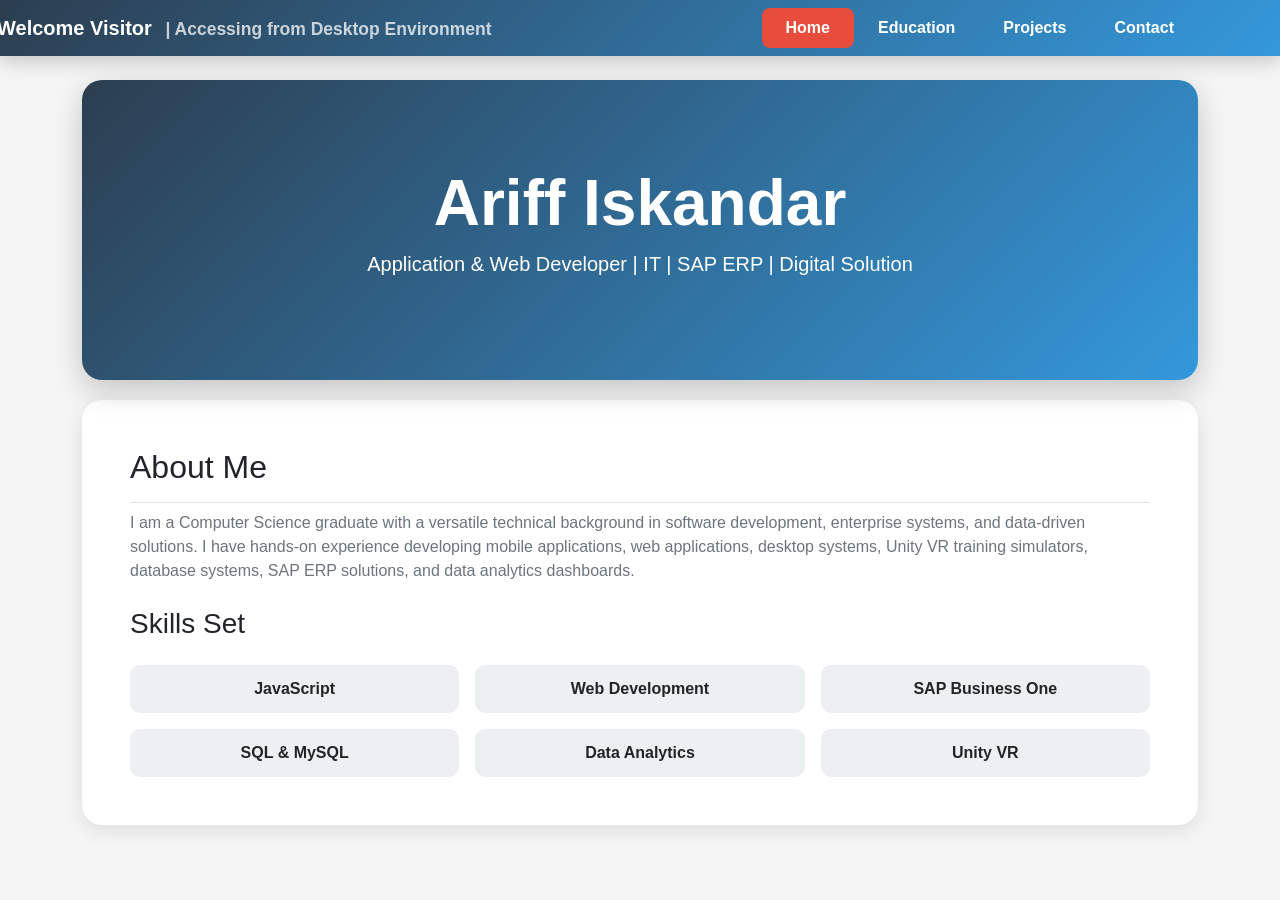
<file: index.html>
<!DOCTYPE html>
<html lang="en">

<head>

<meta charset="UTF-8">
<meta name="viewport" content="width=device-width, initial-scale=1.0">

<title>Ariff Iskandar - Professional Portfolio</title>


<!-- Bootstrap 5 -->
<link 
href="https://cdn.jsdelivr.net/npm/bootstrap@5.3.3/dist/css/bootstrap.min.css" 
rel="stylesheet">


<style>

/* =====================
GLOBAL
===================== */

:root{
    --primary:#2c3e50;
    --secondary:#3498db;
    --accent:#e74c3c;
}


body{

    font-family:'Segoe UI',sans-serif;
    background:#f5f5f5;
    overflow-x:hidden;

}



/* =====================
NAVBAR
===================== */


.navbar{

    background:
    linear-gradient(
        135deg,
        var(--primary),
        var(--secondary)
    );

    box-shadow:
    0 5px 20px rgba(0,0,0,.2);
  position: fixed;
    top:0;
    width:100%;
    z-index:9999;
    transition:0.4s ease;

.navbar-brand{
    margin-left:-85px;
}
}
.navbar.hide{
    transform: translateY(-100%);
}

.nav-link{

    color:white!important;
    font-weight:600;
    text-align:center;

}


.nav-link:hover,
.nav-link.active{

    background:var(--accent);
    border-radius:8px;

}



/* =====================
HERO
===================== */


.hero{

  
    width:100%;
    margin:80px auto 20px;
    min-height:300px;
    background:
    linear-gradient(
        135deg,
        var(--primary),
        var(--secondary)
    );

    border-radius:20px;
    color:white;
    display:flex;
    justify-content:center;
    align-items:center;
    position:relative;
    overflow:hidden;
    transition:.6s ease;
    box-shadow:
    0 10px 30px rgba(0,0,0,.2);
}



.hero-main{
    transition:.5s ease;
}



.hero-main h1{
    font-size:4rem;
    font-weight:700;
}



.hero-info{


    position:absolute;
    width:85%;
    max-width:900px;
    background:
    rgba(255,255,255,.15);
    backdrop-filter:blur(15px);
    border-radius:20px;
    padding:35px;
    opacity:0;
    visibility:hidden;
    transform:
    scale(.7)
    translateY(80px);
    transition:.6s ease;


}



.hero-info p{

    line-height:1.8;
    text-align:justify;

}




/* EXPAND */

.hero.active{

    min-height:500px;

}



.hero.active .hero-main{


    opacity:0;

    transform:
    translateY(-80px);

}



.hero.active .hero-info{


    opacity:1;

    visibility:visible;


    transform:
    scale(1)
    translateY(0);

}



/* Circle animation */

.hero::before{


content:"";


position:absolute;


width:700px;

height:700px;


background:
rgba(255,255,255,.15);


border-radius:50%;


transform:scale(0);


transition:.7s;


}


.hero.active::before{

transform:scale(4);

}



/* =====================
ABOUT
===================== */


.about-card{


background:white;


border-radius:20px;


box-shadow:
0 5px 20px rgba(0,0,0,.1);


}



.skill-item{


background:#ecf0f1;


padding:12px;


border-radius:10px;


text-align:center;


font-weight:600;


transition:.3s;


}



.skill-item:hover{


background:#3498db;

color:white;


}



/* MOBILE */

@media(max-width:768px){


.hero{

width:92%;
min-height:250px;

}



.hero-main h1{

font-size:2.5rem;

}



.hero-info{

width:90%;

padding:25px;

}



.hero.active{

min-height:750px;

}



}



@media (max-width:991px){

    .hero{
        width:95%;
        margin:90px auto 30px;
        min-height:300px;
        padding:50px 30px;
    }

    .hero-main h1{
        font-size:3rem;
    }

    .hero-main .lead{
        font-size:1.15rem;
    }

    .hero-info{
        width:90%;
        padding:28px;
    }

    .hero-info h3{
        font-size:1.6rem;
    }

    .hero-info h5{
        font-size:1rem;
    }

    .hero-info p{
        font-size:.95rem;
        line-height:1.7;
    }

    .hero.active{
        min-height:auto;
        padding:70px 30px;
    }

    .about-card{
        padding:35px !important;
    }

}

@media (max-width:430px){

    /* Hero */

    .hero{
        width:96%;
        margin:75px auto 20px;
        padding:30px 18px;
        min-height:auto;
        border-radius:15px;
    }

    /* Main title */

    .hero-main h1{
        font-size:2rem;
        line-height:1.2;
    }

    /* Subtitle */

    .hero-main .lead{
        font-size:0.95rem;
    }

    /* Expanded card */

    .hero-info{
        width:94%;
        padding:18px;
    }

    .hero-info h3{
        font-size:1.2rem;
    }

    .hero-info h5{
        font-size:0.95rem;
    }

    .hero-info p{
        font-size:0.9rem;
        line-height:1.6;
        text-align:left;
    }

    /* About */

    .about-card{
        padding:20px !important;
    }

    .about-card h2{
        font-size:1.7rem;
    }

    .about-card h3{
        font-size:1.3rem;
    }

    .about-card p{
        font-size:0.9rem;
    }

    /* Skills */

    .skill-item{
        font-size:0.85rem;
        padding:10px;
    }

}

</style>
</head>
<body>


<!-- NAVBAR -->

<nav class="navbar navbar-expand-lg fixed-top">


<div class="container">


<a class="navbar-brand text-white fw-bold" id="deviceGreeting">
Ariff Iskandar's Portfolio
</a>



<button 
class="navbar-toggler bg-light"
data-bs-toggle="collapse"
data-bs-target="#menu">

<span class="navbar-toggler-icon"></span>

</button>



<div class="collapse navbar-collapse" id="menu">


<ul class="navbar-nav ms-auto">


<li class="nav-item">
<a class="nav-link active px-4"
href="index.html">
Home
</a>
</li>


<li class="nav-item">
<a class="nav-link px-4"
href="education.html">
Education
</a>
</li>


<li class="nav-item">
<a class="nav-link px-4"
href="projects.html">
Projects
</a>
</li>


<li class="nav-item">
<a class="nav-link px-4"
href="contact.html">
Contact
</a>
</li>
</ul>
</div>
</div>
</nav>

<!-- HERO -->

<section class="container">

    <div class="hero" id="hero">

        <div class="hero-main text-center">


<h1>
Ariff Iskandar
</h1>


<p class="lead">

Application & Web Developer | IT | SAP ERP | Digital Solution

</p>


</div>



<div class="hero-info">


<h3>

Hi, I am AMIRULARIFF ISKANDAR BIN ADNAN

</h3>


<h5>

I transform ideas into impactful digital solutions by combining software development,
enterprise technology, and creative problem-solving.

</h5>


<hr>


<p>

A technology enthusiast with experience in developing software solutions,
enterprise applications, and interactive digital systems.

</p>


<p>

Skilled in web development, application development,
database management, SAP Business One ERP,
data analytics, and multimedia technologies.

</p>


<p>

Experienced in transforming ideas into practical solutions through academic projects,
software development, mobile applications,
VR Training Simulator applications, and industry-based system support.

</p>


</div>


</section>






<!-- ABOUT -->


<section class="container mb-5">


<div class="about-card p-5">


<h2 class="border-bottom pb-3">

About Me

</h2>


<p class="text-secondary">


I am a Computer Science graduate with a versatile technical background in software development,
enterprise systems, and data-driven solutions.

I have hands-on experience developing mobile applications,
web applications, desktop systems,
Unity VR training simulators,
database systems,
SAP ERP solutions,
and data analytics dashboards.


</p>




<h3 class="mt-4">

Skills Set

</h3>



<div class="row g-3 mt-2">


<div class="col-6 col-md-4">
<div class="skill-item">
JavaScript
</div>
</div>


<div class="col-6 col-md-4">
<div class="skill-item">
Web Development
</div>
</div>


<div class="col-6 col-md-4">
<div class="skill-item">
SAP Business One
</div>
</div>


<div class="col-6 col-md-4">
<div class="skill-item">
SQL & MySQL
</div>
</div>


<div class="col-6 col-md-4">
<div class="skill-item">
Data Analytics
</div>
</div>


<div class="col-6 col-md-4">
<div class="skill-item">
Unity VR
</div>
</div>



</div>


</div>


</section>





<script src="https://cdn.jsdelivr.net/npm/bootstrap@5.3.3/dist/js/bootstrap.bundle.min.js"></script>



<script>


const hero =
document.getElementById("hero");



hero.addEventListener("mouseenter",()=>{

hero.classList.add("active");

});



hero.addEventListener("mouseleave",()=>{

hero.classList.remove("active");

});
let lastScroll = 0;

const navbar = document.querySelector(".navbar");

window.addEventListener("scroll", () => {

    let currentScroll = window.scrollY;


    // Scroll down = hide navbar
    if(currentScroll > lastScroll && currentScroll > 80){

        navbar.classList.add("hide");

    }

    // Scroll up = show navbar
    else{

        navbar.classList.remove("hide");

    }


    // Shrink navbar after scrolling
    if(currentScroll > 100){

        navbar.classList.add("rink");

    }
    else{

        navbar.classList.remove("shrink");

    }


    lastScroll = currentScroll;

});


// Mobile touch

hero.addEventListener("touchstart",()=>{

hero.classList.toggle("active");

});

const deviceGreeting = document.getElementById("deviceGreeting");

const userAgent = navigator.userAgent;

let deviceType = "Desktop Environment";


if (/iPhone|iPad|iPod/i.test(userAgent)) {

    deviceType = "Apple Environment";

}

else if (/Android/i.test(userAgent)) {

    deviceType = "Android Environment";

}

else if (/Windows/i.test(userAgent)) {

    deviceType = "Windows Environment";

}

else if (/Macintosh/i.test(userAgent)) {

    deviceType = "Mac Environment";

}


deviceGreeting.innerHTML = 
`
Welcome Visitor
<span class="ms-2 small opacity-75">
| Accessing from ${deviceType}
</span>
`;
</script>



</body>

</html>
</file>
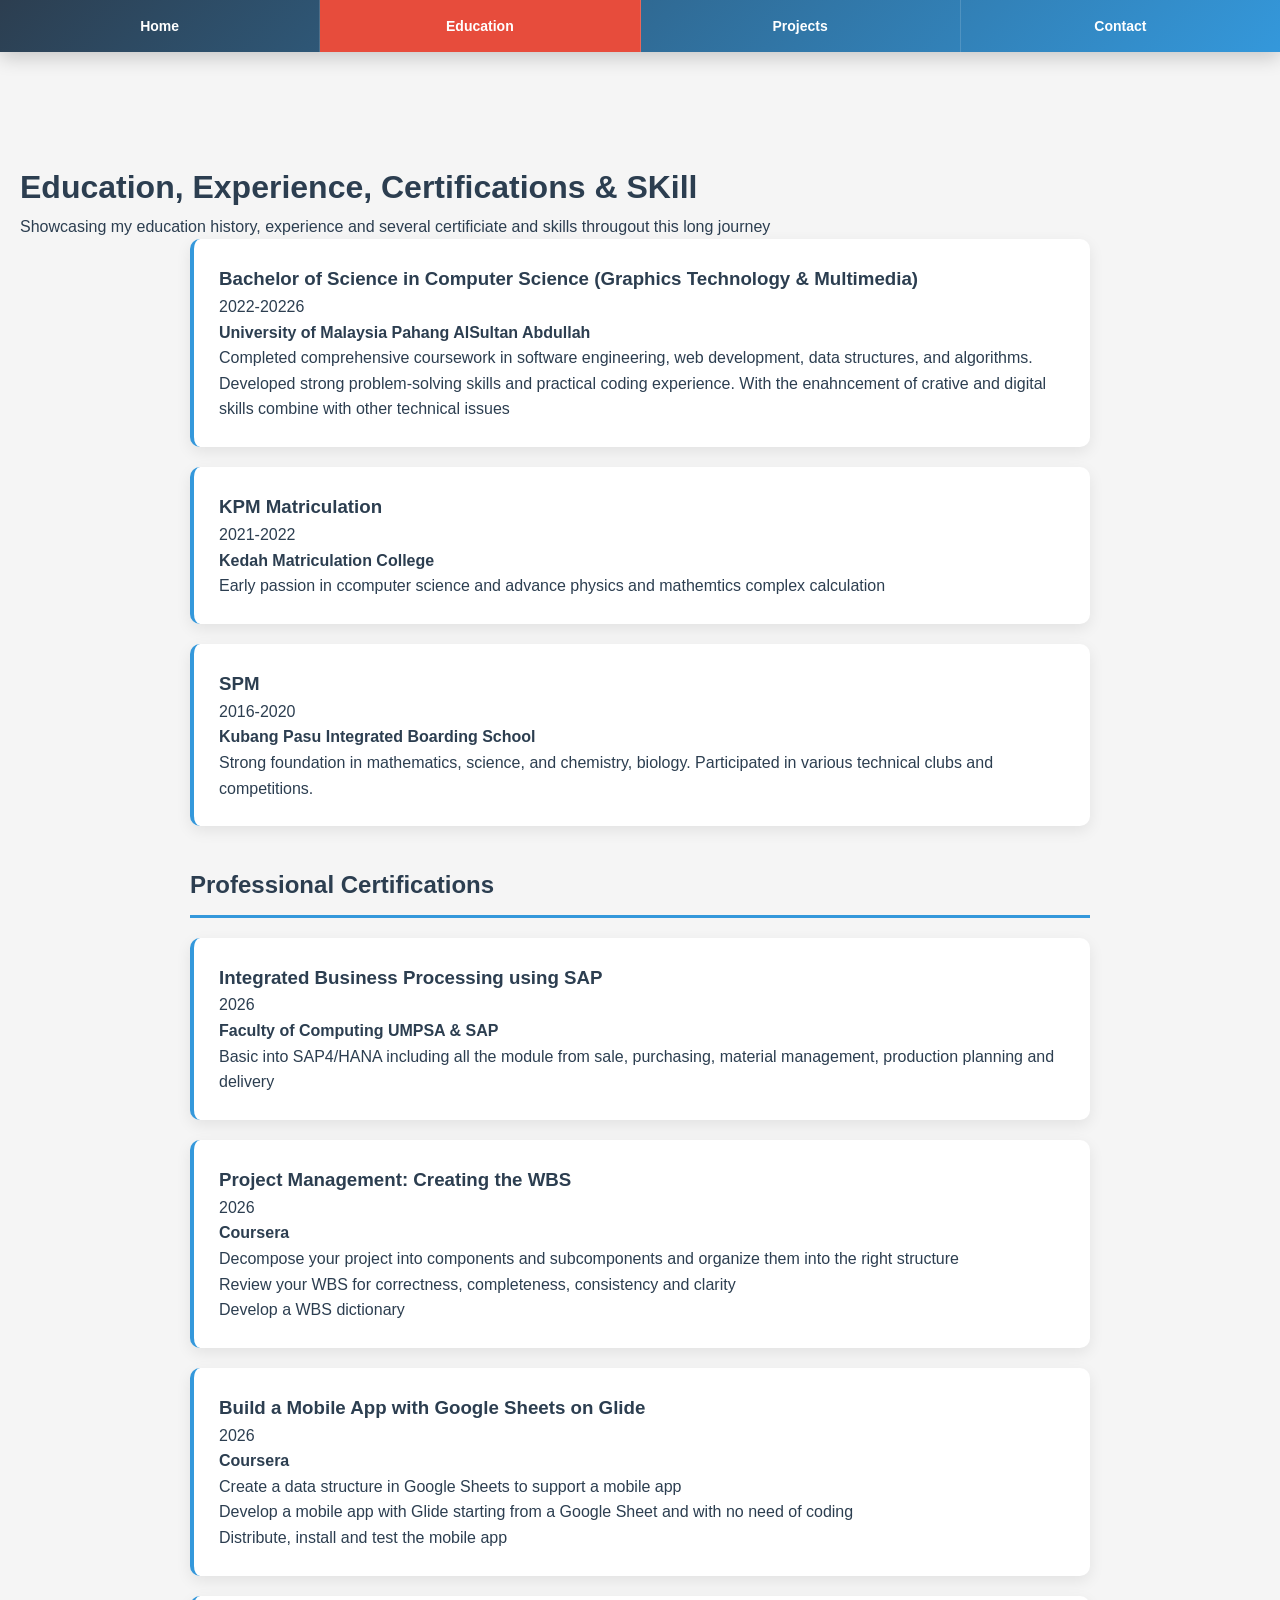
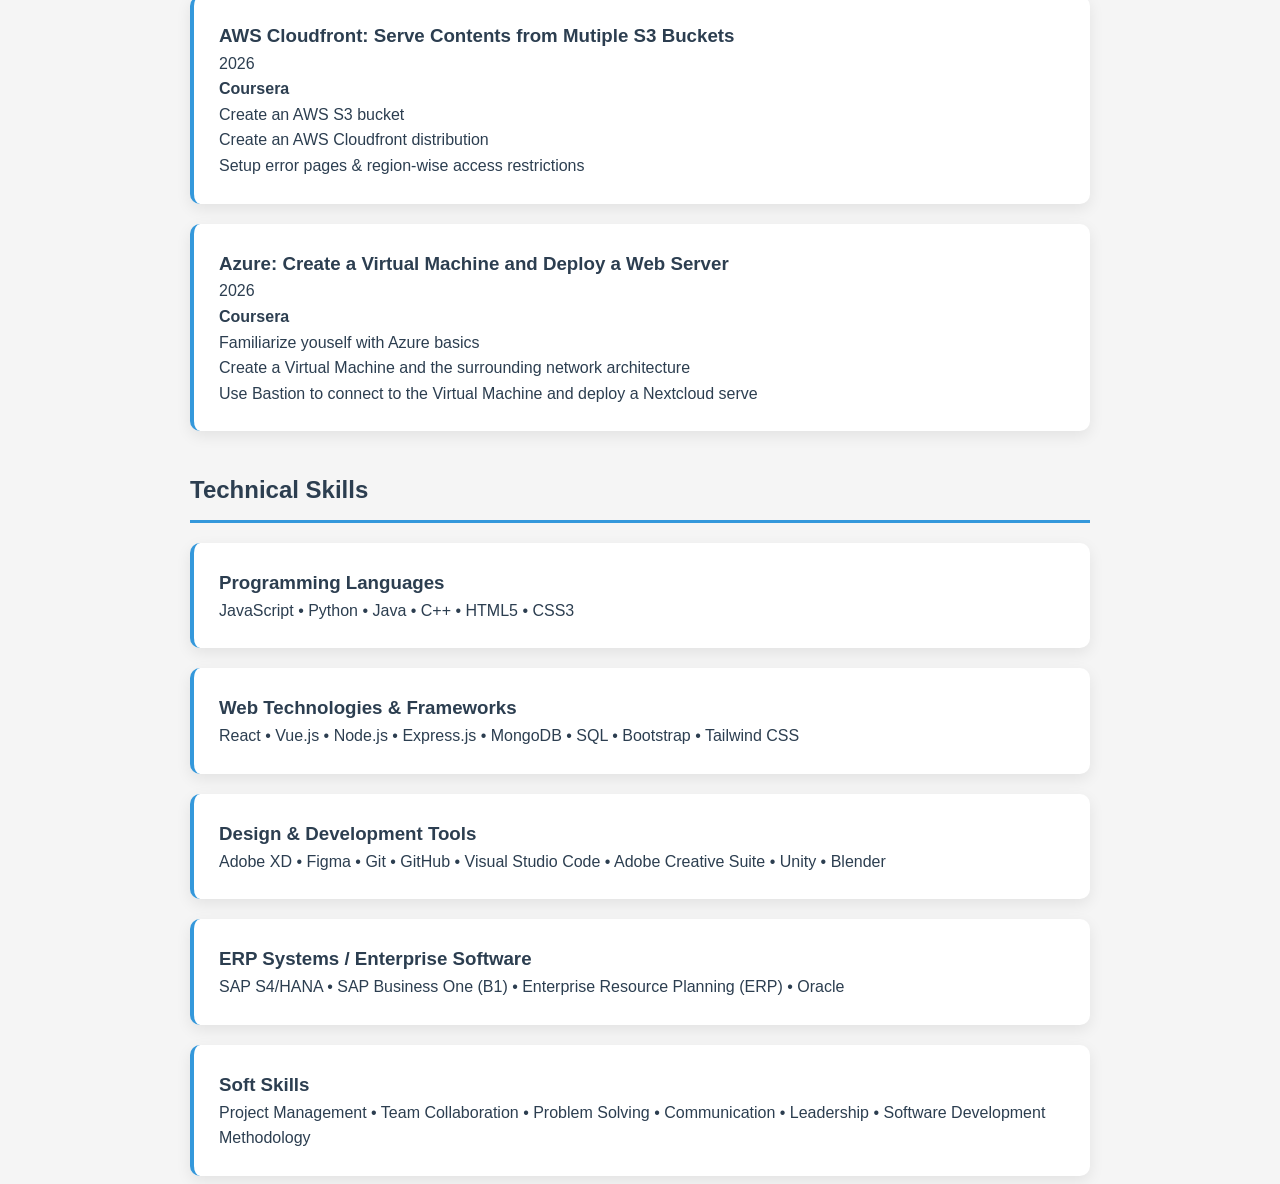
<file: education.html>
<!DOCTYPE html>
<html lang="en">
<head>
    <meta charset="UTF-8">
    <meta name="viewport" content="width=device-width, initial-scale=1.0">
    <title>Education - Ariff Iskandar</title>
    <link rel="stylesheet" href="styles.css">

</head>
<body>
       
    <!-- Ribbon Menu -->
    <div class="ribbon-menu">
        <nav class="menu-items">
            <a href="index.html" class="menu-item">Home</a>
            <a href="education.html" class="menu-item active">Education</a>
            <a href="projects.html" class="menu-item">Projects</a>
            <a href="contact.html" class="menu-item">Contact</a>
        </nav>
    </div>
     <script>
    let lastScroll = 0;
const navbar = document.querySelector(".ribbon-menu");

window.addEventListener("scroll", () => {
    let scrollTop = window.scrollY;

    if (scrollTop > lastScroll && scrollTop > 80) {
        navbar.style.transform = "translateY(-100%)";
    } else {
        navbar.style.transform = "translateY(0)";
    }

    lastScroll = scrollTop;
});
</script>

    <!-- Main Content -->
    <div class="container">
        <div class="page-title">
            <h1>Education, Experience, Certifications & SKill</h1>
            <p>Showcasing my education history, experience and several certificiate and skills througout this long journey </p>
        </div>

        <!-- Education Timeline -->
        <div style="max-width: 900px; margin: 0 auto;">
            <!-- Bachelor's Degree -->
            <div class="card">
                <h3>Bachelor of Science in Computer Science (Graphics Technology & Multimedia)</h3>
                <div class="date">2022-20226</div>
                <p><strong>University of Malaysia Pahang AlSultan Abdullah </strong></p>
                <p>Completed comprehensive coursework in software engineering, web development, data structures, and algorithms. Developed strong problem-solving skills and practical coding experience. With the enahncement of crative and digital skills combine with other technical issues</p>
            </div>
             <!-- Matriculation -->
            <div class="card">
                <h3>KPM Matriculation </h3>
                <div class="date">2021-2022</div>
                <p><strong>Kedah Matriculation College </strong> </p>
                <p>Early passion in ccomputer science and advance physics and mathemtics complex calculation</p>
            </div>

            <!-- Diploma/High School -->
            <div class="card">
                <h3>SPM </h3>
                <div class="date">2016-2020</div>
                <p><strong>Kubang Pasu Integrated Boarding School </strong> </p>
                <p>Strong foundation in mathematics, science, and chemistry, biology. Participated in various technical clubs and competitions.</p>
            </div>

            <!-- Certifications Section -->
            <h2 style="color: #2c3e50; margin-top: 40px; margin-bottom: 20px; border-bottom: 3px solid #3498db; padding-bottom: 10px;">Professional Certifications </h2>

            <!-- Certification 1 -->
            <div class="card">
                <h3>Integrated Business Processing using SAP</h3>
                <div class="date">2026</div>
                <p><strong>Faculty of Computing UMPSA & SAP </strong> </p>
                <p>Basic into SAP4/HANA including all the module from sale, purchasing, material management, production planning and delivery</p>
            </div>

            <!-- Certification 2 -->
            <div class="card">
                <h3>Project Management: Creating the WBS</h3>
                <div class="date">2026</div>
                <p><strong>Coursera</strong> </p>
                <p>Decompose your project into components and subcomponents and organize them into the right structure </p>
                <p>Review your WBS for correctness, completeness, consistency and clarity</p>
                <p>Develop a WBS dictionary</p>
            </div>
            
            <!-- Certification 3 -->
            <div class="card">
                <h3>Build a Mobile App with Google Sheets on Glide</h3>
                <div class="date">2026</div>
                <p><strong>Coursera</strong> </p>
                <p>Create a data structure in Google Sheets to support a mobile app</p>
                <p>Develop a mobile app with Glide starting from a Google Sheet and with no need of coding</p>
                <p>Distribute, install and test the mobile app</p>
            </div>

            <!-- Certification 4 -->
            <div class="card">
                <h3>AWS Cloudfront: Serve Contents from Mutiple S3 Buckets</h3>
                <div class="date">2026</div>
                <p><strong>Coursera</strong> </p>
                <p>Create an AWS S3 bucket</p>
                <p>Create an AWS Cloudfront distribution</p>
                <p>Setup error pages & region-wise access restrictions</p>
            </div>

              <!-- Certification 5 -->
            <div class="card">
                <h3>Azure: Create a Virtual Machine and Deploy a Web Server</h3>
                <div class="date">2026</div>
                <p><strong>Coursera</strong> </p>
                <p>Familiarize youself with Azure basics</p>
                <p>Create a Virtual Machine and the surrounding network architecture</p>
                <p>Use Bastion to connect to the Virtual Machine and deploy a Nextcloud serve</p>
            </div>

            <!-- Skills Section -->
            <h2 style="color: #2c3e50; margin-top: 40px; margin-bottom: 20px; border-bottom: 3px solid #3498db; padding-bottom: 10px;">Technical Skills</h2>

            <div class="card">
                <h3>Programming Languages</h3>
                <p>JavaScript • Python • Java • C++ • HTML5 • CSS3</p>
            </div>

            <div class="card">
                <h3>Web Technologies & Frameworks</h3>
                <p>React • Vue.js • Node.js • Express.js • MongoDB • SQL • Bootstrap • Tailwind CSS</p>
            </div>

            <div class="card">
                <h3>Design & Development Tools</h3>
                <p>Adobe XD • Figma • Git • GitHub • Visual Studio Code • Adobe Creative Suite • Unity • Blender </p>
            </div>

            <div class="card">
                <h3>ERP Systems / Enterprise Software</h3>
                <p>SAP S4/HANA • SAP Business One (B1) • Enterprise Resource Planning (ERP) • Oracle </p>
            </div>

            <div class="card">
                <h3>Soft Skills</h3>
                <p>Project Management • Team Collaboration • Problem Solving • Communication • Leadership • Software Development Methodology</p>
            </div>
        </div>
    </div>

    <script src="script.js"></script>
</body>
</html>
</file>
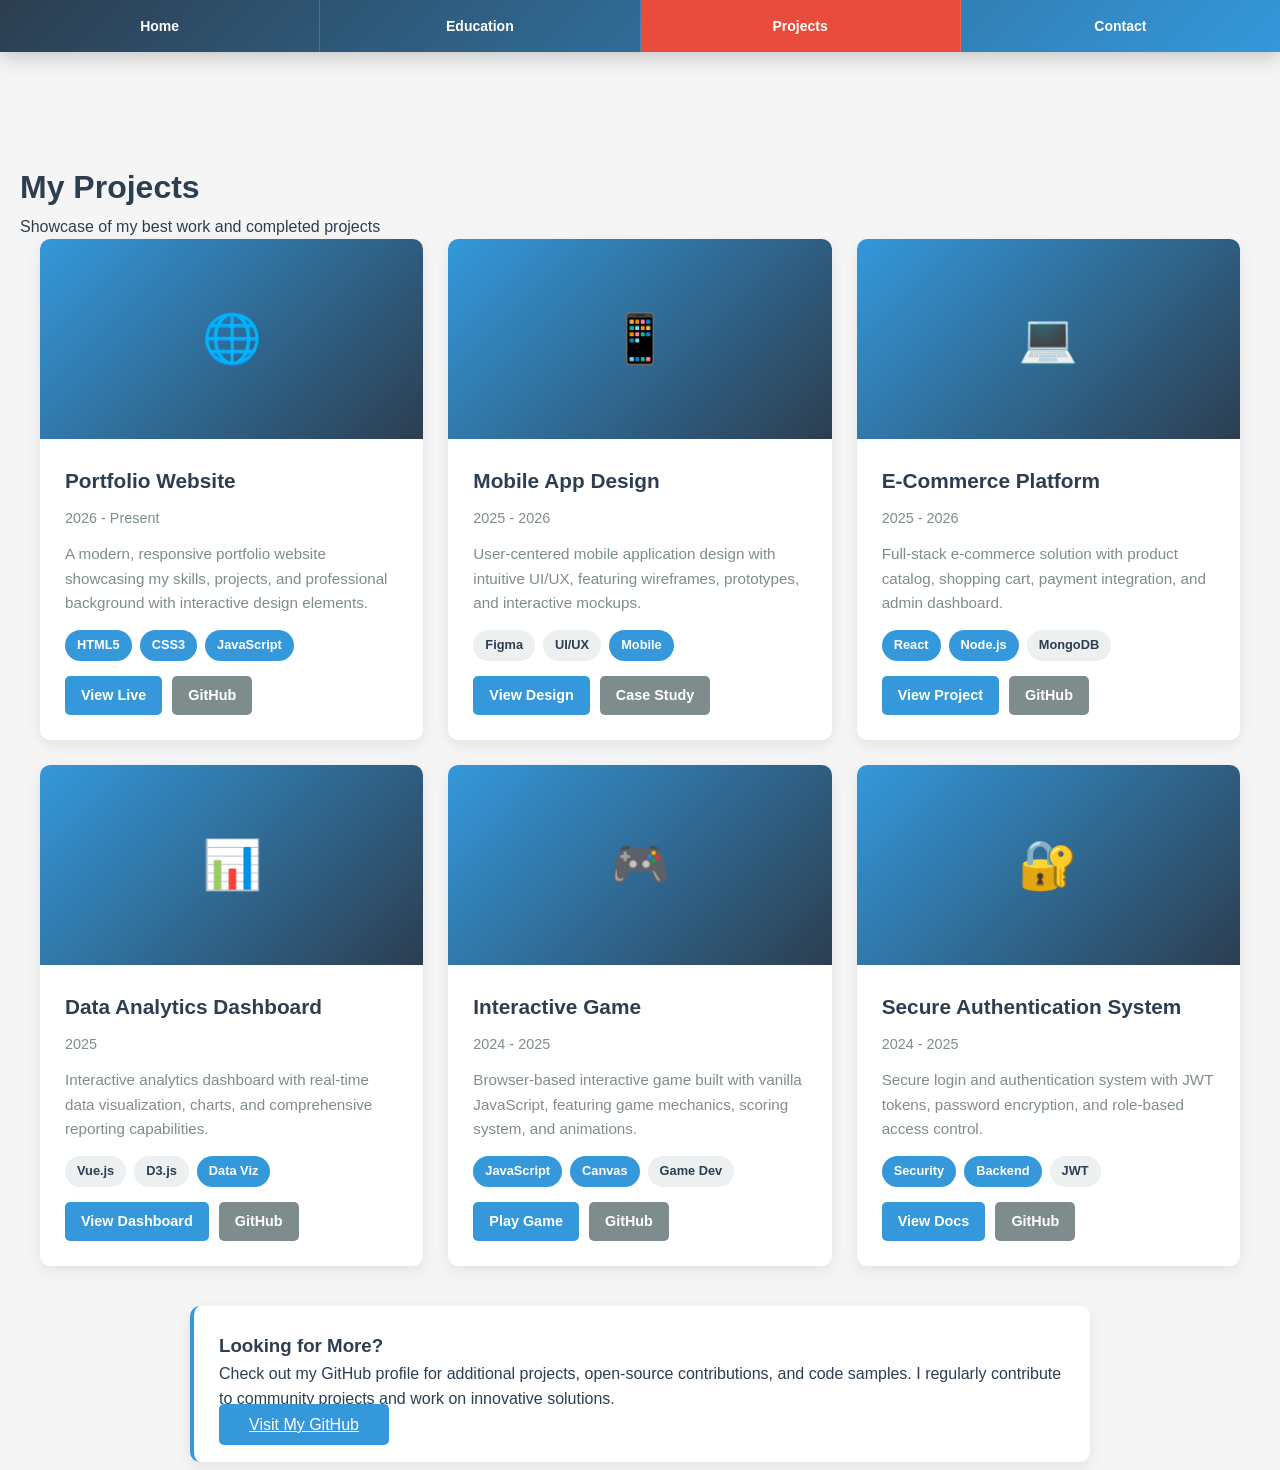
<file: projects.html>
<!DOCTYPE html>
<html lang="en">
<head>
    <meta charset="UTF-8">
    <meta name="viewport" content="width=device-width, initial-scale=1.0">
    <title>Projects - Ariff Iskandar</title>
    <link rel="stylesheet" href="styles.css">
    <style>
        .projects-grid {
            display: grid;
            grid-template-columns: repeat(auto-fit, minmax(320px, 1fr));
            gap: 25px;
            margin-bottom: 40px;
        }

        .project-card {
            background: white;
            border-radius: 10px;
            overflow: hidden;
            box-shadow: 0 5px 15px rgba(0, 0, 0, 0.08);
            transition: all 0.3s ease;
            border-left: none;
        }

        .project-card:hover {
            transform: translateY(-10px);
            box-shadow: 0 15px 30px rgba(0, 0, 0, 0.15);
        }

        .project-image {
            width: 100%;
            height: 200px;
            background: linear-gradient(135deg, #3498db, #2c3e50);
            display: flex;
            align-items: center;
            justify-content: center;
            color: white;
            font-size: 3rem;
        }

        .project-info {
            padding: 25px;
        }

        .project-info h3 {
            color: #2c3e50;
            margin-bottom: 10px;
            font-size: 1.3rem;
        }

        .project-info .date {
            color: #7f8c8d;
            font-size: 0.9rem;
            margin-bottom: 12px;
        }

        .project-info p {
            color: #7f8c8d;
            margin-bottom: 15px;
            line-height: 1.6;
            font-size: 0.95rem;
        }

        .project-tags {
            display: flex;
            flex-wrap: wrap;
            gap: 8px;
            margin-bottom: 15px;
        }

        .tag {
            display: inline-block;
            background-color: #ecf0f1;
            color: #2c3e50;
            padding: 5px 12px;
            border-radius: 20px;
            font-size: 0.8rem;
            font-weight: 600;
        }

        .tag.featured {
            background-color: #3498db;
            color: white;
        }

        .project-links {
            display: flex;
            gap: 10px;
        }

        .project-links a {
            display: inline-block;
            padding: 8px 16px;
            background-color: #3498db;
            color: white;
            text-decoration: none;
            border-radius: 5px;
            font-size: 0.9rem;
            font-weight: 600;
            transition: all 0.3s ease;
        }

        .project-links a:hover {
            background-color: #e74c3c;
        }

        .project-links a.secondary {
            background-color: #7f8c8d;
        }

        .project-links a.secondary:hover {
            background-color: #2c3e50;
        }
    </style>
   
</head>
<body>

    <!-- Ribbon Menu -->
    <div class="ribbon-menu">
        <nav class="menu-items">
            <a href="index.html" class="menu-item">Home</a>
            <a href="education.html" class="menu-item">Education</a>
            <a href="projects.html" class="menu-item active">Projects</a>
            <a href="contact.html" class="menu-item">Contact</a>
        </nav>
    </div>
         <script>
    let lastScroll = 0;
const navbar = document.querySelector(".ribbon-menu");

window.addEventListener("scroll", () => {
    let scrollTop = window.scrollY;

    if (scrollTop > lastScroll && scrollTop > 80) {
        navbar.style.transform = "translateY(-100%)";
    } else {
        navbar.style.transform = "translateY(0)";
    }

    lastScroll = scrollTop;
});
</script>

    <!-- Main Content -->
    <div class="container">
        <div class="page-title">
            <h1>My Projects</h1>
            <p>Showcase of my best work and completed projects</p>
        </div>

        <!-- Projects Grid -->
        <div style="max-width: 1200px; margin: 0 auto;">
            <div class="projects-grid">
                <!-- Project 1 -->
                <div class="project-card">
                    <div class="project-image">🌐</div>
                    <div class="project-info">
                        <h3>Portfolio Website</h3>
                        <div class="date">2026 - Present</div>
                        <p>A modern, responsive portfolio website showcasing my skills, projects, and professional background with interactive design elements.</p>
                        <div class="project-tags">
                            <span class="tag featured">HTML5</span>
                            <span class="tag featured">CSS3</span>
                            <span class="tag featured">JavaScript</span>
                        </div>
                        <div class="project-links">
                            <a href="#" target="_blank">View Live</a>
                            <a href="#" class="secondary" target="_blank">GitHub</a>
                        </div>
                    </div>
                </div>

                <!-- Project 2 -->
                <div class="project-card">
                    <div class="project-image">📱</div>
                    <div class="project-info">
                        <h3>Mobile App Design</h3>
                        <div class="date">2025 - 2026</div>
                        <p>User-centered mobile application design with intuitive UI/UX, featuring wireframes, prototypes, and interactive mockups.</p>
                        <div class="project-tags">
                            <span class="tag">Figma</span>
                            <span class="tag">UI/UX</span>
                            <span class="tag featured">Mobile</span>
                        </div>
                        <div class="project-links">
                            <a href="#" target="_blank">View Design</a>
                            <a href="#" class="secondary" target="_blank">Case Study</a>
                        </div>
                    </div>
                </div>

                <!-- Project 3 -->
                <div class="project-card">
                    <div class="project-image">💻</div>
                    <div class="project-info">
                        <h3>E-Commerce Platform</h3>
                        <div class="date">2025 - 2026</div>
                        <p>Full-stack e-commerce solution with product catalog, shopping cart, payment integration, and admin dashboard.</p>
                        <div class="project-tags">
                            <span class="tag featured">React</span>
                            <span class="tag featured">Node.js</span>
                            <span class="tag">MongoDB</span>
                        </div>
                        <div class="project-links">
                            <a href="#" target="_blank">View Project</a>
                            <a href="#" class="secondary" target="_blank">GitHub</a>
                        </div>
                    </div>
                </div>

                <!-- Project 4 -->
                <div class="project-card">
                    <div class="project-image">📊</div>
                    <div class="project-info">
                        <h3>Data Analytics Dashboard</h3>
                        <div class="date">2025</div>
                        <p>Interactive analytics dashboard with real-time data visualization, charts, and comprehensive reporting capabilities.</p>
                        <div class="project-tags">
                            <span class="tag">Vue.js</span>
                            <span class="tag">D3.js</span>
                            <span class="tag featured">Data Viz</span>
                        </div>
                        <div class="project-links">
                            <a href="#" target="_blank">View Dashboard</a>
                            <a href="#" class="secondary" target="_blank">GitHub</a>
                        </div>
                    </div>
                </div>

                <!-- Project 5 -->
                <div class="project-card">
                    <div class="project-image">🎮</div>
                    <div class="project-info">
                        <h3>Interactive Game</h3>
                        <div class="date">2024 - 2025</div>
                        <p>Browser-based interactive game built with vanilla JavaScript, featuring game mechanics, scoring system, and animations.</p>
                        <div class="project-tags">
                            <span class="tag featured">JavaScript</span>
                            <span class="tag featured">Canvas</span>
                            <span class="tag">Game Dev</span>
                        </div>
                        <div class="project-links">
                            <a href="#" target="_blank">Play Game</a>
                            <a href="#" class="secondary" target="_blank">GitHub</a>
                        </div>
                    </div>
                </div>

                <!-- Project 6 -->
                <div class="project-card">
                    <div class="project-image">🔐</div>
                    <div class="project-info">
                        <h3>Secure Authentication System</h3>
                        <div class="date">2024 - 2025</div>
                        <p>Secure login and authentication system with JWT tokens, password encryption, and role-based access control.</p>
                        <div class="project-tags">
                            <span class="tag featured">Security</span>
                            <span class="tag featured">Backend</span>
                            <span class="tag">JWT</span>
                        </div>
                        <div class="project-links">
                            <a href="#" target="_blank">View Docs</a>
                            <a href="#" class="secondary" target="_blank">GitHub</a>
                        </div>
                    </div>
                </div>
            </div>
        </div>

        <!-- Additional Information -->
        <div style="max-width: 900px; margin: 40px auto 0;">
            <div class="card">
                <h3>Looking for More?</h3>
                <p>Check out my GitHub profile for additional projects, open-source contributions, and code samples. I regularly contribute to community projects and work on innovative solutions.</p>
                <a href="#" target="_blank" class="btn">Visit My GitHub</a>
            </div>
        </div>
    </div>

    <script src="script.js"></script>
</body>
</html>
</file>
<file: styles.css>
/* =====================
ROOT STYLES
===================== */

:root {

    --primary-color:#2c3e50;
    --secondary-color:#3498db;
    --accent-color:#e74c3c;

    --light-bg:#ecf0f1;

    --text-dark:#2c3e50;
    --text-light:#7f8c8d;

    --transition:all .3s ease;

}


/* =====================
RESET
===================== */

*{

    margin:0;
    padding:0;
    box-sizing:border-box;

}


body{

    font-family:'Segoe UI',Tahoma,Geneva,Verdana,sans-serif;

    background:#f5f5f5;

    color:var(--text-dark);

    line-height:1.6;

    overflow-x:hidden;

}


/* =====================
RIBBON NAVBAR
===================== */


.ribbon-menu{

    position:fixed;

    top:0;
    left:0;

    width:100%;

    background:
    linear-gradient(
        135deg,
        var(--primary-color),
        var(--secondary-color)
    );

    z-index:1000;

    box-shadow:
    0 5px 20px rgba(0,0,0,.2);

    transition:
    transform .3s ease-in-out;

}



.ribbon-menu.hide{

    transform:translateY(-100%);

}



.menu-items{

    display:flex;

    justify-content:center;

    align-items:center;

}



.menu-item{

    flex:1;

    display:flex;

    justify-content:center;

    align-items:center;


    padding:15px 20px;

    color:white;

    text-decoration:none;

    font-size:14px;

    font-weight:600;

    text-align:center;

    border-right:
    1px solid rgba(255,255,255,.15);

    transition:var(--transition);

}



.menu-item:last-child{

    border-right:none;

}



.menu-item:hover,
.menu-item.active{

    background:var(--accent-color);

}



/* =====================
MAIN CONTAINER
===================== */


.container{

    margin-top:70px;

    padding:40px 20px;

    min-height:100vh;

}



/* =====================
GRID
===================== */


.parent{

    display:grid;

    grid-template-columns:repeat(5,1fr);

    gap:20px;

    max-width:1200px;

    margin:auto;

}



/* =====================
HERO
===================== */


.hero{


    width:95%;

    margin:80px auto 30px;

    min-height:350px;


    background:
    linear-gradient(
        135deg,
        var(--primary-color),
        var(--secondary-color)
    );


    border-radius:20px;


    display:flex;

    justify-content:center;

    align-items:center;


    position:relative;

    overflow:hidden;


    color:white;


    box-shadow:
    0 10px 30px rgba(0,0,0,.2);


    transition:.6s ease;


}



.hero-main{

    position:absolute;

    text-align:center;

    transition:.5s ease;

}



.hero-main h1{

    font-size:clamp(2rem,5vw,4rem);

    margin-bottom:15px;

}



.subtitle{

    font-size:clamp(1rem,2vw,1.5rem);

    opacity:.9;

}



/* HERO INFO */


.hero-info{


    width:85%;

    max-width:900px;


    padding:35px;


    background:
    rgba(255,255,255,.15);


    backdrop-filter:blur(15px);


    border-radius:20px;


    opacity:0;

    visibility:hidden;


    transform:
    scale(.7)
    translateY(80px);


    transition:.6s ease;


}



.hero-info h3{

    margin-bottom:20px;

    font-size:1.8rem;

}



.hero-info p{

    text-align:justify;

    line-height:1.8;

}



/* HERO ACTIVE */


.hero.active .hero-main{

    opacity:0;

    transform:
    translateY(-80px)
    scale(.8);

}



.hero.active .hero-info{


    opacity:1;

    visibility:visible;


    transform:
    scale(1)
    translateY(0);


}



/* CIRCLE EFFECT */


.hero::before{


    content:"";


    position:absolute;


    width:700px;

    height:700px;


    background:
    rgba(255,255,255,.15);


    border-radius:50%;


    transform:scale(0);


    transition:.7s;


}



.hero.active::before{

    transform:scale(4);

}




/* =====================
GRID BOXES
===================== */


.div1{


    grid-column:span 5;


    padding:60px 40px;


    background:
    linear-gradient(
        135deg,
        var(--primary-color),
        var(--secondary-color)
    );


    color:white;


    border-radius:10px;


    display:flex;

    flex-direction:column;

    justify-content:center;

    align-items:center;


    text-align:center;


}



.div1 h1{

    font-size:3.5rem;

}



.div1:hover{

    transform:translateY(-5px);

}




.div2{


    grid-column:2/span 4;

    grid-row:2/span 4;


    background:white;


    padding:40px;


    border-radius:10px;


    box-shadow:
    0 5px 20px rgba(0,0,0,.08);

}




.div2 h2{

    color:var(--primary-color);

    border-bottom:
    3px solid var(--secondary-color);

    padding-bottom:10px;

}




/* =====================
ABOUT
===================== */


.about-section p{


    color:var(--text-light);

    margin-bottom:15px;

    line-height:1.8;

}



/* =====================
SKILLS
===================== */


.skills-preview{


    background:var(--light-bg);

    padding:20px;

    border-radius:8px;

}



.skills-preview ul{


    list-style:none;


    display:grid;

    grid-template-columns:repeat(2,1fr);

    gap:10px;


}


.skills-preview li{


    background:white;

    padding:10px;

    border-radius:5px;

}



/* =====================
CARDS
===================== */


.card{


    background:white;


    padding:25px;


    margin-bottom:20px;


    border-radius:10px;


    box-shadow:
    0 5px 15px rgba(0,0,0,.08);


    border-left:
    4px solid var(--secondary-color);


}



.card h3{

    color:var(--primary-color);

}



/* =====================
FORM
===================== */


.form-group{

    margin-bottom:20px;

}


.form-group input,
.form-group textarea{


    width:100%;


    padding:12px;


    border:
    2px solid var(--light-bg);


    border-radius:5px;


}




/* =====================
BUTTON
===================== */


.btn{


    padding:12px 30px;


    background:
    var(--secondary-color);


    color:white;


    border:none;


    border-radius:5px;


    cursor:pointer;


}



.btn:hover{


    background:
    var(--accent-color);


}



/* =====================
MOBILE
===================== */


@media(max-width:768px){


.menu-item{

    padding:12px 5px;

    font-size:12px;

}



.container{

    padding:20px 10px;

}



.parent{

    grid-template-columns:1fr;

}



.div1{

    grid-column:span 1;

    padding:40px 20px;

}



.div1 h1{

    font-size:2rem;

}



.div2{

    grid-column:span 1;

    grid-row:auto;

    padding:20px;

}



.skills-preview ul{

    grid-template-columns:1fr;

}



.hero{

    width:92%;

    min-height:280px;

}



.hero-info{

    width:92%;

    padding:20px;

}



.hero-info p{

    text-align:left;

    font-size:.9rem;

}



.hero.active{

    min-height:700px;

}


}




@media(max-width:480px){


.div1 h1{

    font-size:1.5rem;

}



.div2 h2{

    font-size:1.5rem;

}



.container{

    margin-top:55px;

}


}
</file>
